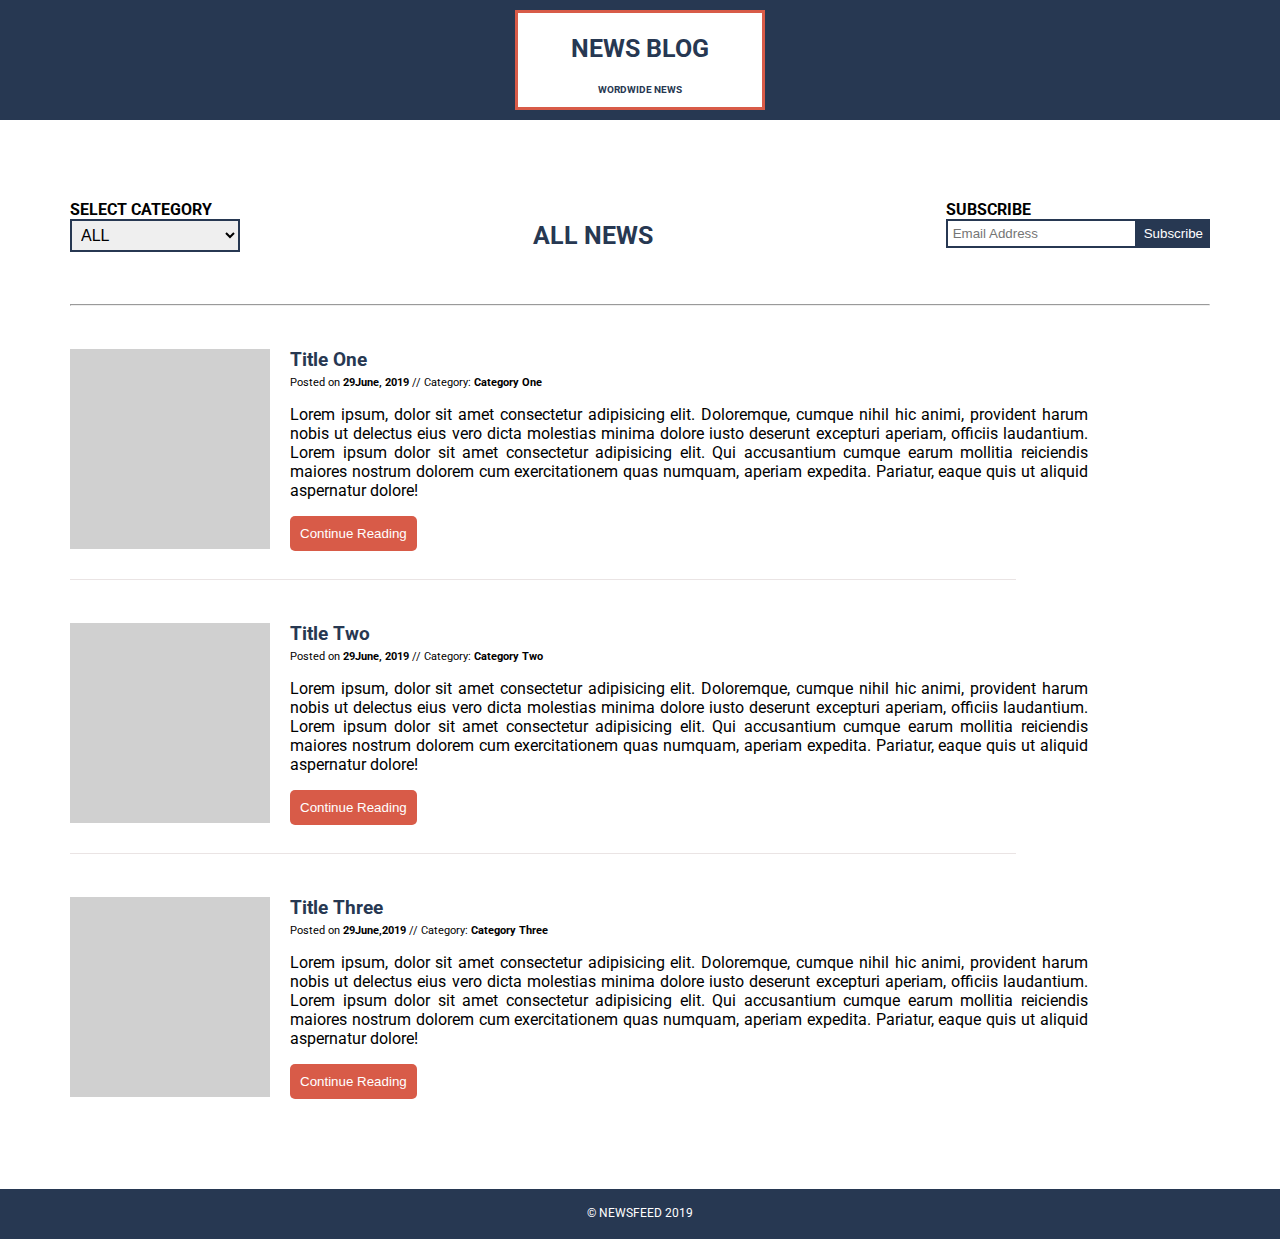
<file: Task 1/index.html>
<!DOCTYPE html>
<html lang="zxx">

<head>
    <title>News Blog</title>
    <meta name="author" content="Mrinal Kanti Ghosh">
    <meta charset="utf-8">
    <meta name="viewport" content="width=device-width, initial-scale=1">
    <link rel="shortcut icon" href="https://www.shareicon.net/data/128x128/2017/07/13/888381_globe_512x512.png" type="image/x-icon">
    <link href="https://fonts.googleapis.com/css?family=Roboto&display=swap" rel="stylesheet">
    <link rel="stylesheet" type="text/css" href="resources/CSS/index.css">
</head>

<body>

    <header>
        <div class="header-box">
            <h2 class="header-text">NEWS BLOG</h2>
            <h4 class="tagline">WORDWIDE NEWS</h4>
        </div>
    </header>

    <main>
        <div class="flex-container">
            <div class="select-category">
                <label for="categories"><strong>SELECT CATEGORY</strong></label> <br/>
                <select id="categories">
                  <option value="all" selected="selected">ALL</option>
                  <option value="technology">Tech</option>
                  <option value="story">Story</option>
                  <option value="socieal">Society</option>
                </select>
            </div>
            <div class="main-heading">
                <h2 class="header-text">ALL NEWS</h2>
            </div>
            <div class="subscribe">
                <label for="subscribe"><strong>SUBSCRIBE</strong></label>
                <div class="subscribeInput">
                    <input type="email" id="email" placeholder="Email Address">
                    <input type="button" id="subscribe" value="Subscribe">
                </div>
            </div>
        </div>

        <hr>

        <div class="posts">
            <div class="post-article">
                <div class="image-placeholder"></div>
                <div class="news-info">
                    <h3>Title One</h3>
                    <h6>Posted on <strong>29June, 2019</strong> // Category: <strong>Category One</strong></h6>
                    <p>Lorem ipsum, dolor sit amet consectetur adipisicing elit. Doloremque, cumque nihil hic animi, provident harum nobis ut delectus eius vero dicta molestias minima dolore iusto deserunt excepturi aperiam, officiis laudantium. Lorem ipsum
                        dolor sit amet consectetur adipisicing elit. Qui accusantium cumque earum mollitia reiciendis maiores nostrum dolorem cum exercitationem quas numquam, aperiam expedita. Pariatur, eaque quis ut aliquid aspernatur dolore!</p>
                    <input class="read-full-news-btn" type="button" value="Continue Reading">
                </div>
            </div>

            <hr>

            <div class="post-article">
                <div class="image-placeholder"></div>
                <div class="news-info">
                    <h3>Title Two</h3>
                    <h6>Posted on <strong>29June, 2019</strong> // Category: <strong>Category Two</strong></h6>
                    <p>Lorem ipsum, dolor sit amet consectetur adipisicing elit. Doloremque, cumque nihil hic animi, provident harum nobis ut delectus eius vero dicta molestias minima dolore iusto deserunt excepturi aperiam, officiis laudantium. Lorem ipsum
                        dolor sit amet consectetur adipisicing elit. Qui accusantium cumque earum mollitia reiciendis maiores nostrum dolorem cum exercitationem quas numquam, aperiam expedita. Pariatur, eaque quis ut aliquid aspernatur dolore!</p>
                    <input class="read-full-news-btn" type="button" value="Continue Reading">
                </div>
            </div>

            <hr>

            <div class="post-article">
                <div class="image-placeholder"></div>
                <div class="news-info">
                    <h3>Title Three</h3>
                    <h6>Posted on <strong>29June,2019</strong> // Category: <strong>Category Three</strong></h6>
                    <p>Lorem ipsum, dolor sit amet consectetur adipisicing elit. Doloremque, cumque nihil hic animi, provident harum nobis ut delectus eius vero dicta molestias minima dolore iusto deserunt excepturi aperiam, officiis laudantium. Lorem ipsum
                        dolor sit amet consectetur adipisicing elit. Qui accusantium cumque earum mollitia reiciendis maiores nostrum dolorem cum exercitationem quas numquam, aperiam expedita. Pariatur, eaque quis ut aliquid aspernatur dolore!</p>
                    <input class="read-full-news-btn" type="button" value="Continue Reading">
                </div>
            </div>
        </div>
    </main>
    <footer>
        <p>&copy; NEWSFEED 2019</p>
    </footer>

</body>

</html>
</file>
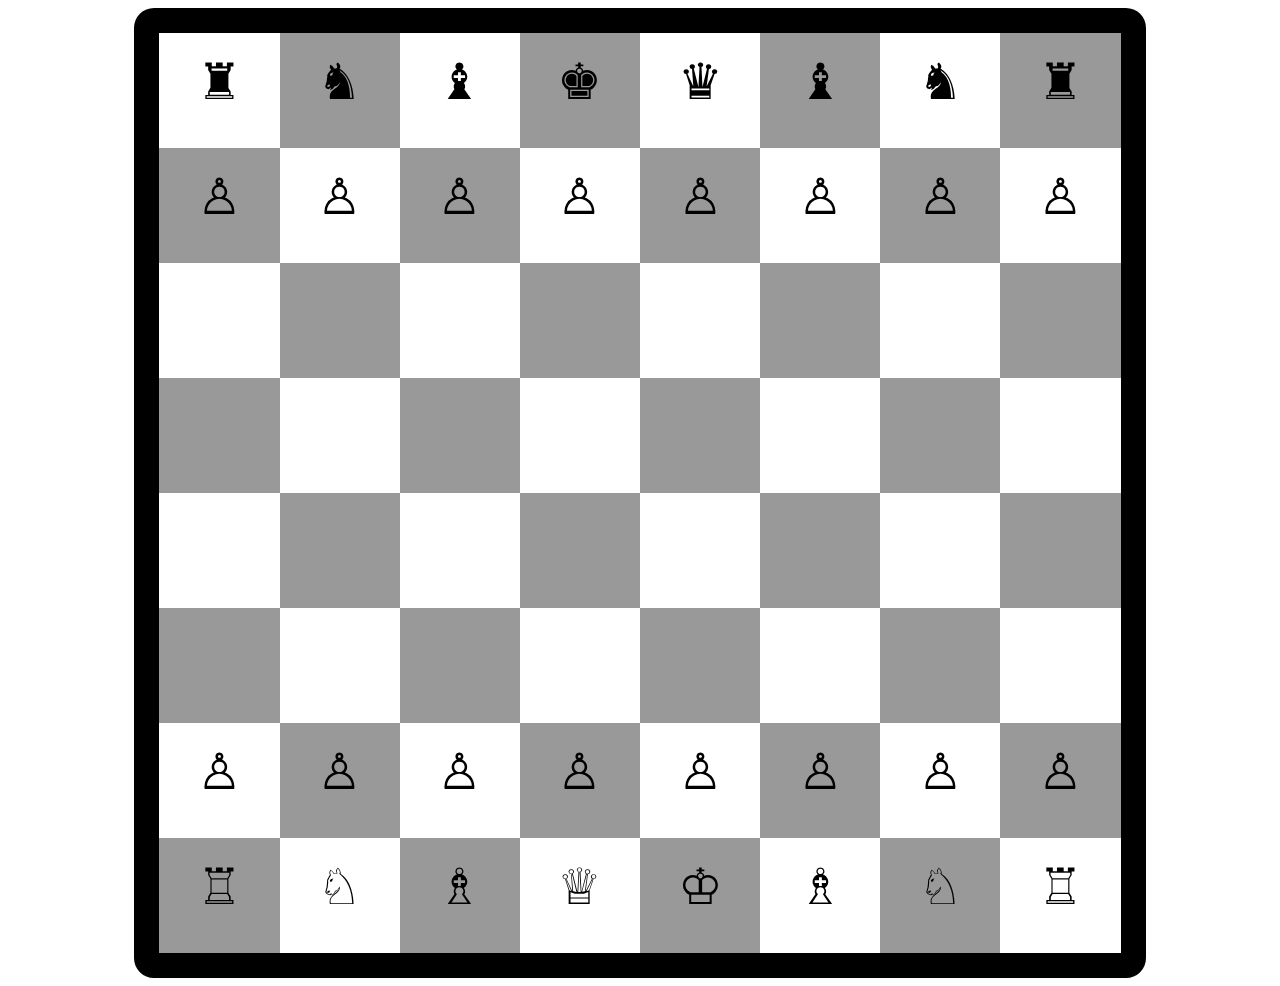
<file: Task 2/chess.html>
<html>
<head>
<meta charset="UTF-8"> 
<title>Chessboard</title>
<style type="text/css">
.chessboard-grid {
    display: grid;
    grid-template-columns: auto auto auto auto auto auto auto auto;
    border: 25px solid black;
	border-radius: 20px;
}
.chessboard-grid div{
    padding: 20px 20px;
    font-size:50px;
    text-align:center;
	height: 1.5em;
}

.black {
    background-color: #999;
}
.white {
   background-color: #fff;
}

main{
 margin: 0px 10%;
}

</style>
</head>
<body>
<main>
<div class="chessboard-grid">
<!-- 1st -->
<div class="white">&#9820;</div>
<div class="black">&#9822;</div>
<div class="white">&#9821;</div>
<div class="black">&#9818;</div>
<div class="white">&#9819;</div>
<div class="black">&#9821;</div>
<div class="white">&#9822;</div>
<div class="black">&#9820;</div>
<!-- 2nd -->
<div class="black">&#9817;</div>
<div class="white">&#9817;</div>
<div class="black">&#9817;</div>
<div class="white">&#9817;</div>
<div class="black">&#9817;</div>
<div class="white">&#9817;</div>
<div class="black">&#9817;</div>
<div class="white">&#9817;</div>
<!-- 3th -->
<div class="white"></div>
<div class="black"></div>
<div class="white"></div>
<div class="black"></div>
<div class="white"></div>
<div class="black"></div>
<div class="white"></div>
<div class="black"></div>
<!-- 4st -->
<div class="black"></div>
<div class="white"></div>
<div class="black"></div>
<div class="white"></div>
<div class="black"></div>
<div class="white"></div>
<div class="black"></div>
<div class="white"></div>
<!-- 5th -->
<div class="white"></div>
<div class="black"></div>
<div class="white"></div>
<div class="black"></div>
<div class="white"></div>
<div class="black"></div>
<div class="white"></div>
<div class="black"></div>
<!-- 6th -->
<div class="black"></div>
<div class="white"></div>
<div class="black"></div>
<div class="white"></div>
<div class="black"></div>
<div class="white"></div>
<div class="black"></div>
<div class="white"></div>
<!-- 7th -->
<div class="white">&#9817;</div>
<div class="black">&#9817;</div>
<div class="white">&#9817;</div>
<div class="black">&#9817;</div>
<div class="white">&#9817;</div>
<div class="black">&#9817;</div>
<div class="white">&#9817;</div>
<div class="black">&#9817;</div>
<!-- 8th -->
<div class="black">&#9814;</div>
<div class="white">&#9816;</div>
<div class="black">&#9815;</div>
<div class="white">&#9813;</div>
<div class="black">&#9812;</div>
<div class="white">&#9815;</div>
<div class="black">&#9816;</div>
<div class="white">&#9814;</div>
</div>
</main>
</body>
</html>
</file>
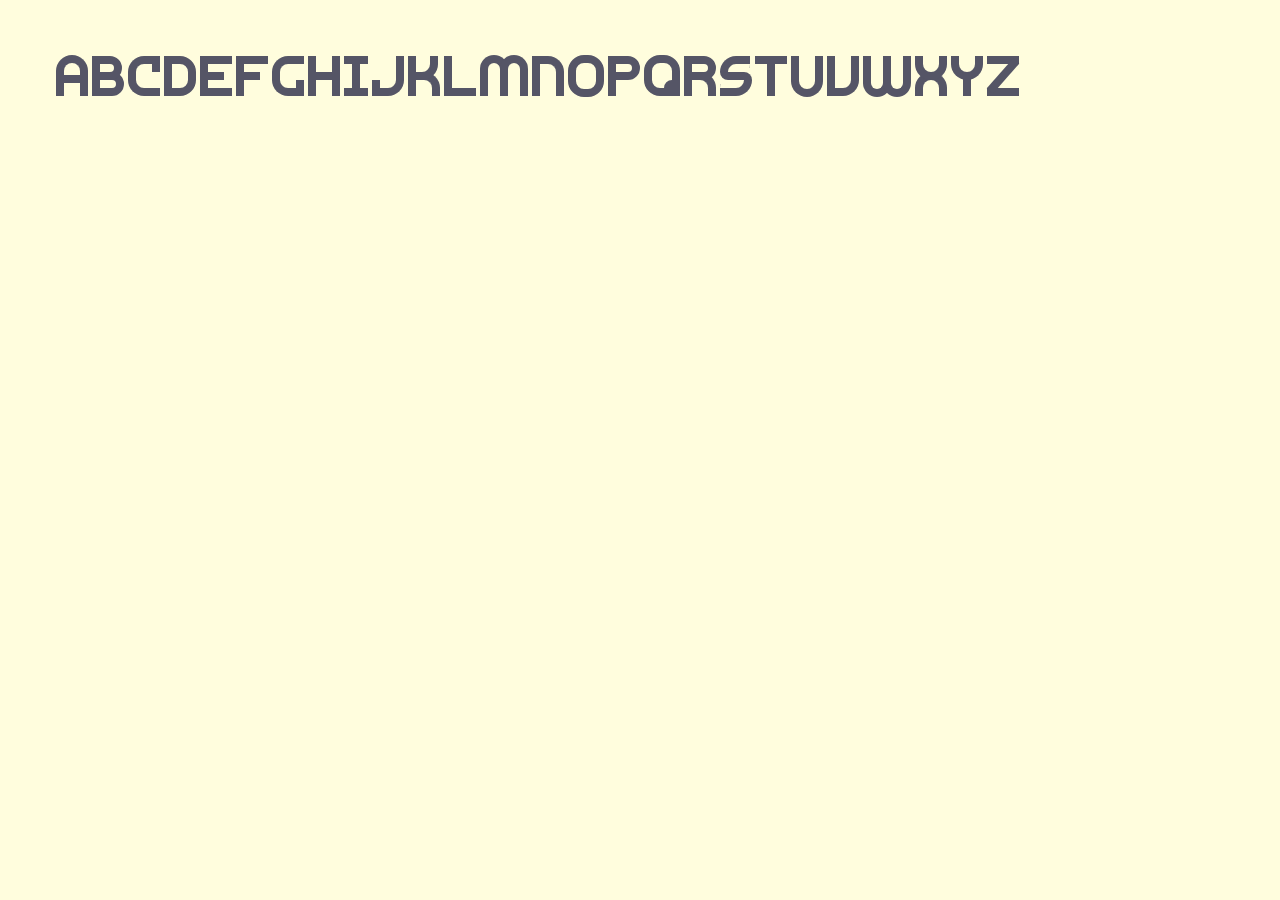
<file: Task 3/Alphabet.html>
<html>
<head>
<style>
body {
    background-color: #fffddd;
    padding: 3em;
}


.letter {
    border-color: #556 !important; /* Change colour here */
    border-style: solid;
    border-width: .5em;
    display: inline-block;
    position: relative;
}
.letter:after {
    border-color: inherit;
    border-style: solid;
    border-width: .5em;
    content: '';
    position: absolute;
}

/* Individual Letter Styling */

.a {
    border-bottom: none;
    border-radius: 1em 1em 0 0;
    height: 2.05em;
    margin-top: -.05em;
    width: 1em;
}
.a:after {
    border-bottom: none;
    border-left: none;
    border-right: none;
    left: 0;
    right: 0;
    top: .75em;
}
.b {
    border-radius: 0 1em 1em 0;
    height: .5em;
    width: 1em;
}
.b:after {
    border-radius: 0 1em 1em 0;
    bottom: 100%;
    height: .5em;
    left: -.5em;
    width: .9em;    
}
.c {
    border-right: none;
    border-radius: 1em 0 0 1em;
    height: 1.5em;
    width: 1.5em;
}
.c:after {
    border-bottom: none;
    border-left: none;
    border-top: none;
    height: .5em;
    right: 0;
    top: 0;
    width: .5em;
}
.d {
    border-radius: 0 1em 1em 0;
    height: 1.5em;
    width: 1em;
}
.d:after {
    border: none;
}
.e {
    border-right: none;
    height: 1.5em;
    width: 1.5em;
}
.e:after {
    border-bottom: none;
    left: 0;
    right: .5em;
    top: .5em;
}
.f {
    border-bottom: none;
    border-right: none;
    height: 2em;
    width: 1.5em;
}
.f:after {
    border-bottom: none;
    left: 0;
    right: .5em;
    top: .5em;
}
.g {
    border-right: none;
    border-radius: 1em 0 0 1em;
    height: 1.5em;
    width: 1.5em;
}
.g:after {
    border-bottom: none;
    border-left: none;
    border-top: none;
    bottom: 0;
    height: .5em;
    right: 0;
    width: .5em;
}
.h {
    border-bottom: none;
    border-top: none;
    height: 2.5em;
    width: 1em;
}
.h:after {
    border-bottom: none;
    left: 0;
    right: 0;
    top: 1em;
}
.i {
    border-left: none;
    border-right: none;
    height: 1.5em;
    width: 1.5em;
}
.i:after {
    border-bottom: none;
    border-left: none;
    border-top: none;
    bottom: 0;
    left: .5em;
    top: 0;
    width: 0;
}
.j {
    border-left: none;
    border-top: none;
    border-radius: 0 0 1em 0;
    height: 2em;
    width: 1.5em;
}
.j:after {
    border-bottom: none;
    border-right: none;
    border-top: none;
    bottom: 0;
    height: .5em;
    left: 0;
    width: .5em;
}
.k {
    border-bottom: 0;
    border-radius: 0 1em 0 0;
    height: 1em;
    width: 1em;
}
.k:after {
    border-top: none;
    border-radius: 0 0 1em 0;
    bottom: 100%;
    height: 1em;
    left: -.5em;
    width: .9em;    
}
.l {
    border-right: none;
    border-top: none;
    height: 2em;
    width: 1.5em;
}
.l:after {
    border: none;
}
.m {
    border-bottom: none;
    border-radius: 1em 1em 0 0;
    height: 2.05em;
    margin-right: 1.25em;
    margin-top: -.05em;
    width: .75em;
}
.m:after {
    border-bottom: none;
    border-radius: 1em 1em 0 0;
    height: 2.05em;
    left: .75em;
    top: -.5em;
    width: .75em;
}
.n {
    border-bottom: none;
    border-radius: 0 1em 0 0;
    height: 2em;
    width: 1em;
}
.n:after {
    border: none;
}
.o {
    border-radius: 1em ;
    height: 1.6em;
    margin-bottom: -.05em;
    margin-top: -.05em;
    width: 1.25em;
}
.o:after {
    border: none;
}
.p {
    border-bottom: none;
    border-right: none;
    border-top: none;
    height: 1em;
    width: 1.5em;
}
.p:after {
    border-radius: 0 1em 1em 0;
    bottom: 100%;
    height: .5em;
    left: -.5em;
    width: 1em;    
}
.q {
    border-radius: 1em 1em 0 1em ;
    height: 1.55em;
    margin-top: -.05em;
    width: 1.25em;
}
.q:after {
    border-radius: .5em 0 0 0;
    bottom: -.5em;
    right: -.5em;
}
.r {
    border-bottom: none;
    border-radius: 0 1em 0 0;
    height: 1em;
    width: 1em;
}
.r:after {
    border-radius: 0 1em 1em 0;
    bottom: 100%;
    height: .5em;
    left: -.5em;
    width: 1em;    
}
.s {
    border-left: none;
    border-top: none;
    border-radius: 1em .5em 1em 0;
    height: 1em;
    margin-right: -.05em;
    width: 1.5em;
}
.s:after {
    border-bottom: none;
    border-right: none;
    border-radius: 1em 0 1em .5em;
    height: 1em;
    right: -.4em;
    top: -1em;
    width: 1.4em;
}
.s:before {
    border-color: inherit;
    border-style: solid;
    border-width: .5em;
    border-bottom: none;
    border-left: none;
    border-right: none;
    content: '';
    height: 0;
    left: .5em;
    position: absolute;
    width: 1em;
}
.t {
    border-bottom: none;
    border-left: none;
    border-right: none;
    height: 2em;
    width: 2em;
}
.t:after {
    border-bottom: none;
    border-left: none;
    border-top: none;
    bottom: 0;
    left: .75em;
    top: 0;
    width: 0;
}
.u {
    border-top: none;
    border-radius: 0 0 1em 1em;
    height: 2.05em;
    margin-bottom: -.05em;
    width: 1em;
}
.u:after {
    border: none;
}
.v {
    border-top: none;
    border-radius: 0 0 1em 0;
    width: 1em;
    height: 2em;
}
.v:after {
    border: none;
}
.w {
    border-top: none;
    border-radius: 0 0 1em 1em;
    height: 2.05em;
    margin-bottom: -.05em;
    margin-right: 1.25em;
    width: .75em;
}
.w:after {
    border-top: none;
    border-radius: 0 0 1em 1em;
    height: 2.05em;
    left: .75em;
    top: 0em;
    width: .75em;
}
.x {
    border-bottom: none;
    border-radius: 1em 1em 0 0;
    height: 1em;
    width: 1em;
}
.x:after {
    border-top: none;
    border-radius: 0 0 1em 1em;
    height: 1em;
    left: -.5em;
    top: -1.5em;
    width: 1em;
}
.y {
    border-top: none;
    border-radius: 0 0 1em 1em;
    height: 1em;
    margin-bottom: 1em;
    width: 1em;
}
.y:after {
    border-bottom: none;
    border-left: none;
    border-top: none;
    bottom: -1.5em;
    left: .25em;
    top: 1em;
    width: 0;
}
.z {
    border-left: none;
    border-right: none;
    height: 1.5em;
    width: 2em;
}
.z:after {
    border-bottom: none;
    border-right: none;
    border-top: none;
    height: 2.5em;
    left: .75em;
    top: -.5em;
    width: 0;
    -webkit-transform: rotate(41.5deg);
       -moz-transform: rotate(41.5deg);
        -ms-transform: rotate(41.5deg);
         -o-transform: rotate(41.5deg);
            transform: rotate(41.5deg);
}
</style>
</head>
<body>
<i class="letter a"></i>
<i class="letter b"></i>
<i class="letter c"></i>
<i class="letter d"></i>
<i class="letter e"></i>
<i class="letter f"></i>
<i class="letter g"></i>
<i class="letter h"></i>
<i class="letter i"></i>
<i class="letter j"></i>
<i class="letter k"></i>
<i class="letter l"></i>
<i class="letter m"></i>
<i class="letter n"></i>
<i class="letter o"></i>
<i class="letter p"></i>
<i class="letter q"></i>
<i class="letter r"></i>
<i class="letter s"></i>
<i class="letter t"></i>
<i class="letter u"></i>
<i class="letter v"></i>
<i class="letter w"></i>
<i class="letter x"></i>
<i class="letter y"></i>
<i class="letter z"></i>
</body>
</html>
</file>
<file: Task 1/resources/CSS/index.css>
* {
    box-sizing: border-box;
}

body {
    margin: 0px;
    font-family: 'Roboto', sans-serif;
}

header {
    background-color: rgb(39, 56, 82);
    padding: 10px 1px 10px;
    text-align: center;
    font-size: 25px;
}

main {
    margin: 70px;
}

main hr {
    color: rgb(39, 56, 82);
}

main div hr {
    display: block;
    width: 83%;
    background-color: rgba(214, 201, 201, 0.507);
    margin-left: 0;
    height: 1px;
    border: none
}

.header-text {
    color: rgb(39, 56, 82);
    text-align: center;
    font-size: 25px;
}

.tagline {
    font-size: 10px;
    color: rgb(39, 56, 82);
    text-align: center;
}

.header-box {
    border: 3px solid rgb(216, 91, 72);
    width: 250px;
    height: 100px;
    background-color: white;
    margin: 0 auto;
}

.flex-container {
    padding-top: 10px;
    padding-bottom: 25px;
    display: flex;
    flex-wrap: wrap;
    justify-content: space-between;
}

.posts {
    display: flex;
    flex-wrap: wrap;
    flex-direction: row;
}

.post-article {
    display: flex;
    flex-wrap: wrap;
    margin-top: 35px;
    margin-bottom: 20px;
}

.image-placeholder {
    width: 200px;
    height: 200px;
    background-color: rgb(208, 208, 208);
}

.news-info {
    flex-basis: 70%;
    margin-left: 20px;
    text-align: justify;
}

.news-info h3 {
    color: rgb(39, 56, 82);
    margin: 0px;
    margin-bottom: 5px;
}

.news-info h6 {
    margin: 0px;
    margin-bottom: 5px;
    font-weight: normal;
}

.read-full-news-btn {
    border: 0px;
    background-color: rgb(216, 91, 72);
    padding: 10px;
    color: rgb(255, 255, 255);
    border-radius: 5px;
}

.read-full-news-btn:hover {
    background-color: rgb(245, 242, 241);
    color: rgb(216, 91, 72);
    box-shadow: 0 12px 16px 0 rgba(0, 0, 0, 0.24), 0 17px 50px 0 rgba(0, 0, 0, 0.19);
}

footer {
    background-color: rgb(39, 56, 82);
    text-align: center;
    font-size: 12px;
    padding: 5px 100px 10px;
    color: white;
    height: 50px;
}

#categories {
    width: 170px;
    border: 2px solid rgb(39, 56, 82);
    padding: 5px;
    font-size: 1em;
}

#email {
    border: 0px;
    padding: 5px;
    border: 2px solid rgb(39, 56, 82);
}

#subscribe {
    border: 0px solid rgb(39, 56, 82);
    background-color: rgb(39, 56, 82);
    color: white;
    padding: 7px;
    position: relative;
}

.subscribeInput {
    display: flex;
    flex-wrap: wrap;
    min-width: 220px;
}

@media (max-width: 700px) {
    .flex-container {
        display: flex;
        flex-direction: column;
    }
    .flex-container :nth-child(1) {
        order: 1;
    }
    .flex-container :nth-child(2) {
        order: 2;
    }
    .flex-container :nth-child(3) {
        order: 3;
    }
    .news-info {
        margin-left: 0px;
        flex-basis: 100%;
    }
    main {
        margin: 20px;
    }
}
</file>
